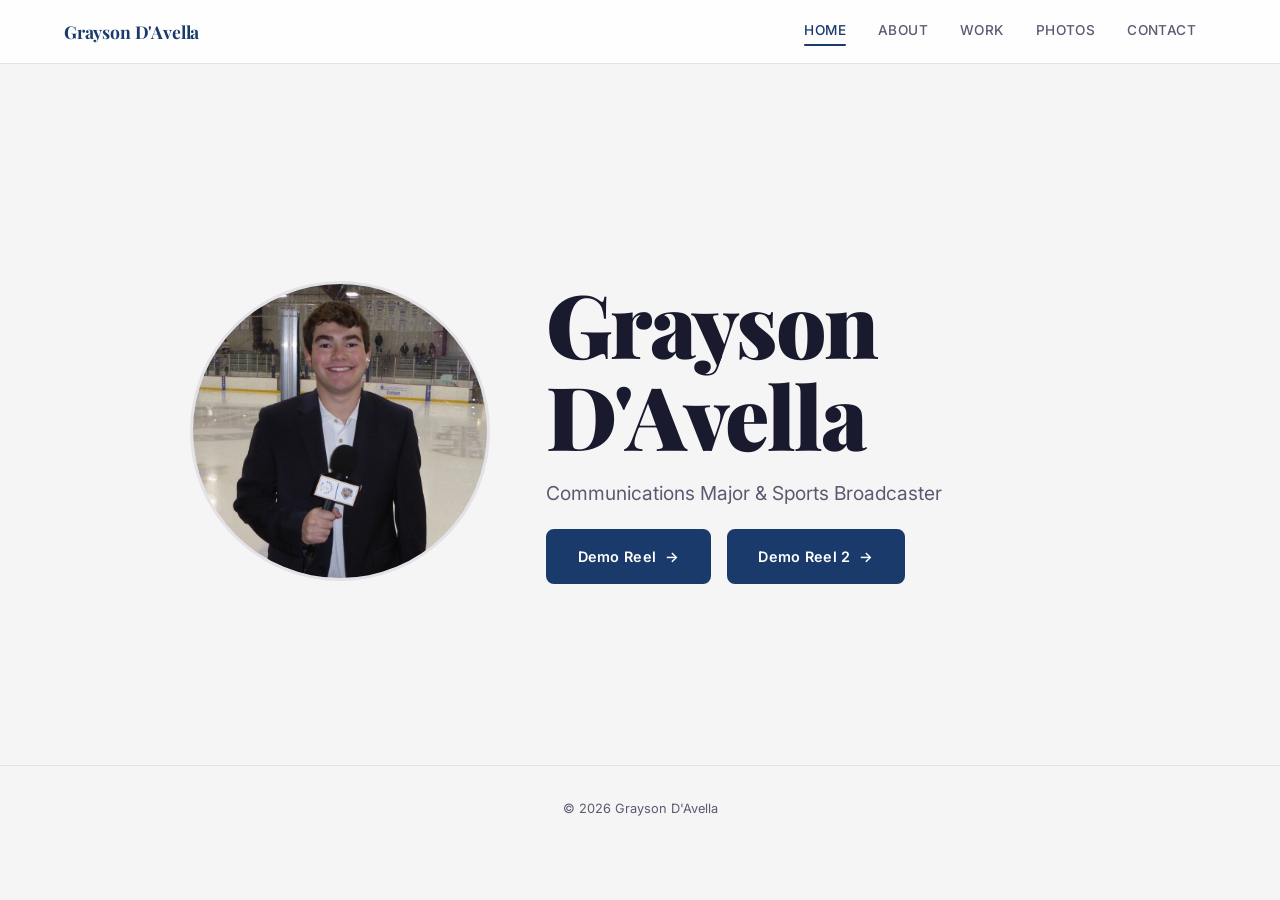
<file: index.html>
<!DOCTYPE html>
<html lang="en">
<head>
  <meta charset="UTF-8">
  <meta name="viewport" content="width=device-width, initial-scale=1.0">
  <title>Grayson D'Avella — Sports Broadcaster</title>
  <link rel="preconnect" href="https://fonts.googleapis.com">
  <link rel="preconnect" href="https://fonts.gstatic.com" crossorigin>
  <link href="https://fonts.googleapis.com/css2?family=Playfair+Display:wght@700;900&family=Inter:wght@400;500;600&display=swap" rel="stylesheet">
  <link rel="stylesheet" href="styles.css">
  <script>document.documentElement.classList.add('js');</script>
</head>
<body>

  <header id="site-header">
    <a href="index.html" class="header-name">Grayson D'Avella</a>
    <button class="nav-toggle" aria-expanded="false" aria-controls="site-nav" aria-label="Toggle navigation">
      <span></span>
      <span></span>
      <span></span>
    </button>
    <nav id="site-nav" aria-label="Main navigation">
      <a href="index.html">Home</a>
      <a href="about.html">About</a>
      <a href="work.html">Work</a>
      <a href="photos.html">Photos</a>
      <a href="contact.html">Contact</a>
    </nav>
  </header>

  <main>
    <section id="hero">
      <div class="hero-inner">
        <div class="hero-photo">
          <img src="photo.jpg" alt="Grayson D'Avella"
               onerror="this.style.display='none';this.nextElementSibling.style.display='flex'">
          <div class="photo-placeholder" style="display:none">GD</div>
        </div>
        <div class="hero-text">
          <h1 class="hero-name">Grayson D'Avella</h1>
          <p class="hero-sub">Communications Major &amp; Sports Broadcaster</p>
          <div class="hero-links">
            <a href="#" class="hero-link hero-link--reel" target="_blank" rel="noopener noreferrer">
              <span class="link-label">Demo Reel</span>
              <span class="link-arrow" aria-hidden="true">→</span>
            </a>
            <a href="#" class="hero-link hero-link--reel" target="_blank" rel="noopener noreferrer">
              <span class="link-label">Demo Reel 2</span>
              <span class="link-arrow" aria-hidden="true">→</span>
            </a>
          </div>
        </div>
      </div>
    </section>
  </main>

  <footer>
    <p>&copy; 2026 Grayson D'Avella</p>
  </footer>

  <script src="script.js"></script>
</body>
</html>
</file>
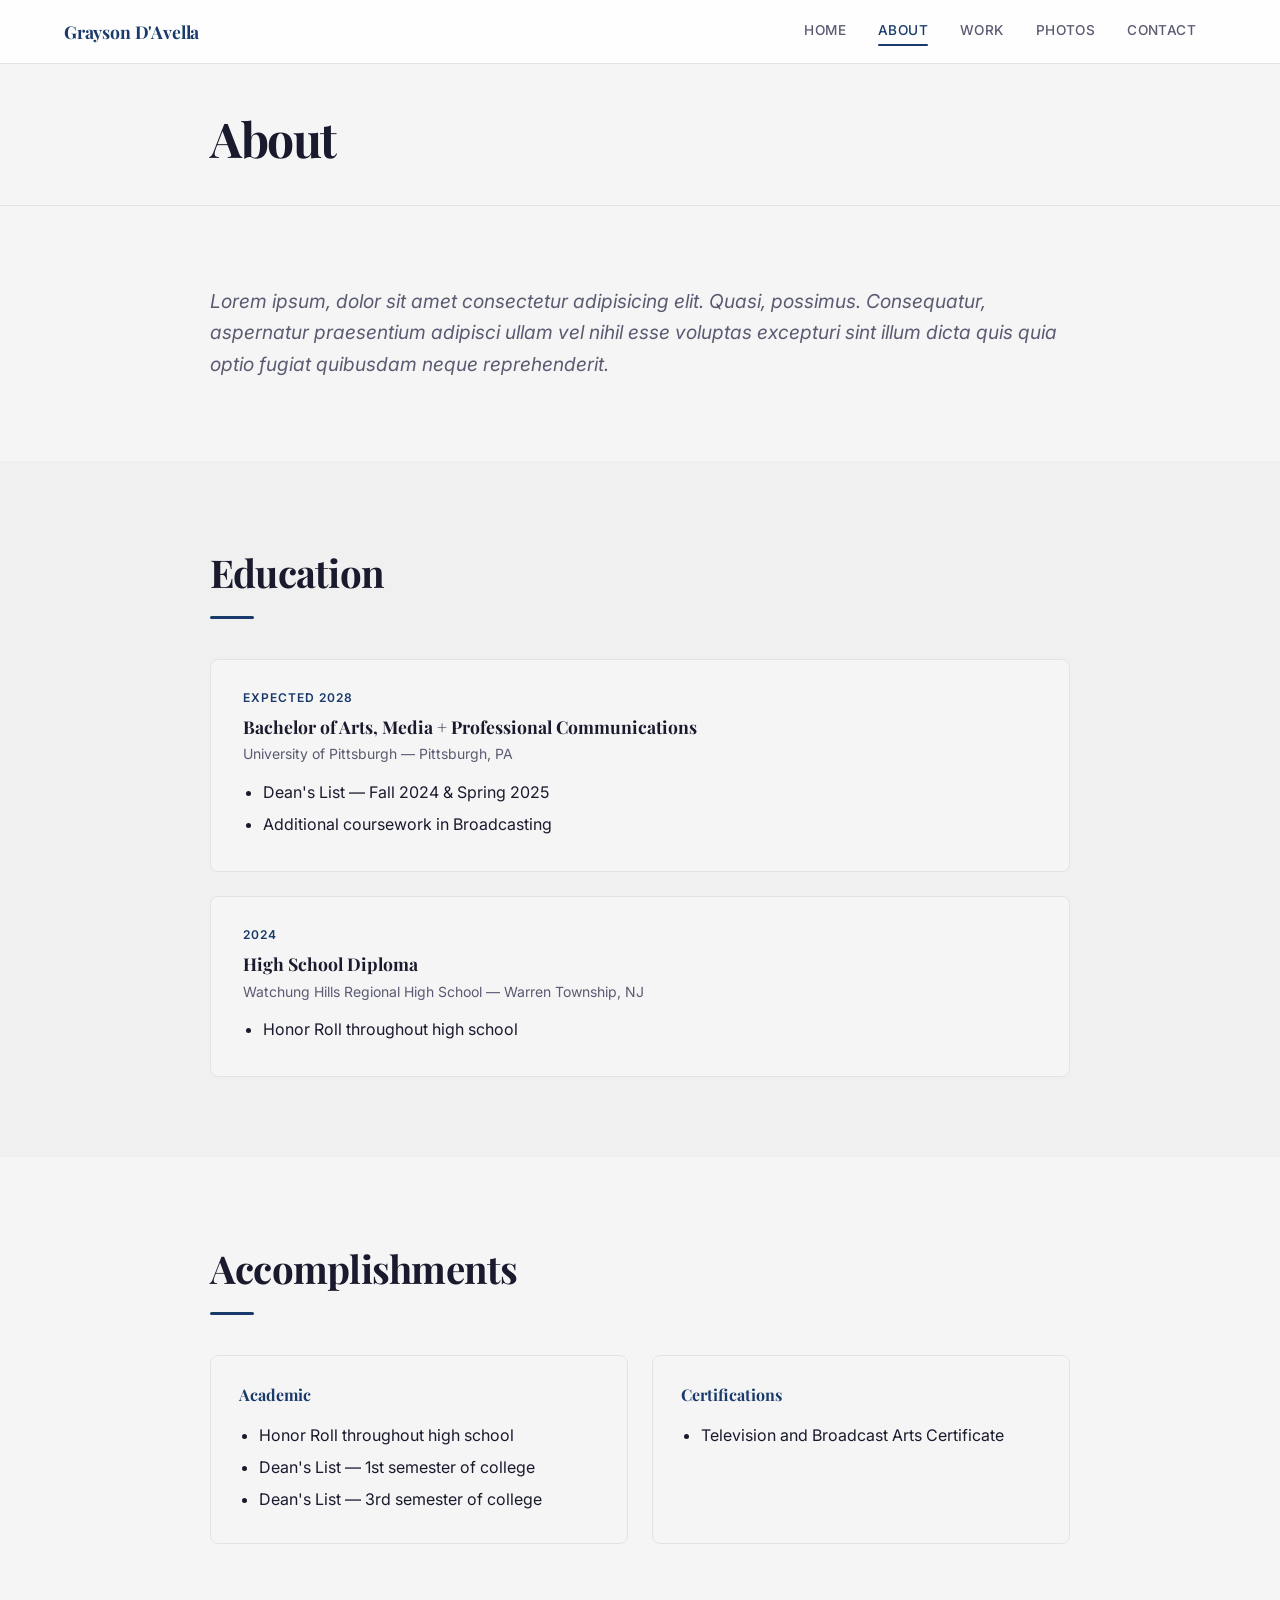
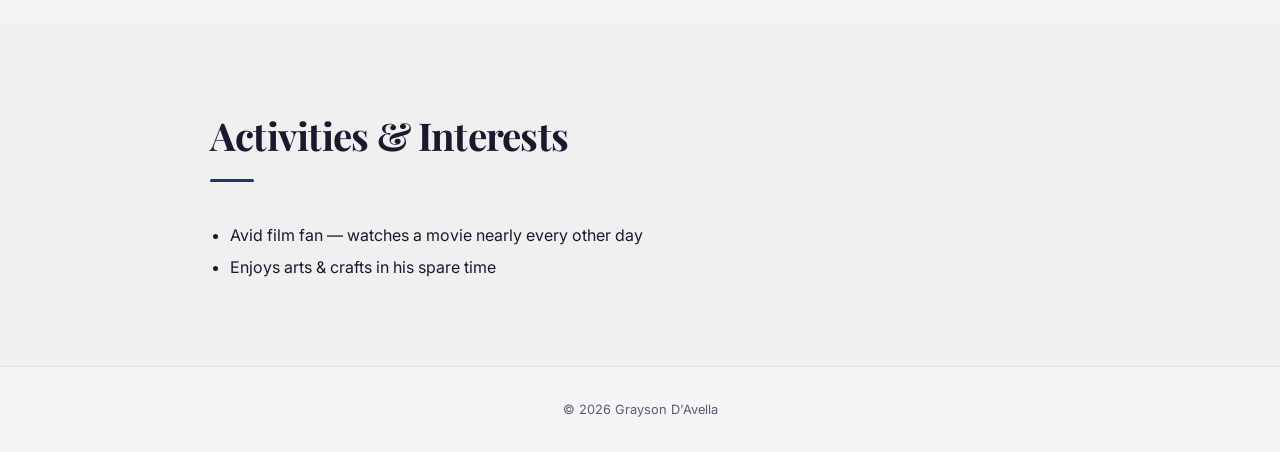
<file: about.html>
<!DOCTYPE html>
<html lang="en">
<head>
  <meta charset="UTF-8">
  <meta name="viewport" content="width=device-width, initial-scale=1.0">
  <title>About — Grayson D'Avella</title>
  <link rel="preconnect" href="https://fonts.googleapis.com">
  <link rel="preconnect" href="https://fonts.gstatic.com" crossorigin>
  <link href="https://fonts.googleapis.com/css2?family=Playfair+Display:wght@700;900&family=Inter:wght@400;500;600&display=swap" rel="stylesheet">
  <link rel="stylesheet" href="styles.css">
  <script>document.documentElement.classList.add('js');</script>
</head>
<body>

  <header id="site-header">
    <a href="index.html" class="header-name">Grayson D'Avella</a>
    <button class="nav-toggle" aria-expanded="false" aria-controls="site-nav" aria-label="Toggle navigation">
      <span></span>
      <span></span>
      <span></span>
    </button>
    <nav id="site-nav" aria-label="Main navigation">
      <a href="index.html">Home</a>
      <a href="about.html">About</a>
      <a href="work.html">Work</a>
      <a href="photos.html">Photos</a>
      <a href="contact.html">Contact</a>
    </nav>
  </header>

  <main>

    <div class="page-hero">
      <div class="container">
        <h1 class="page-title">About</h1>
      </div>
    </div>

    <section class="section">
      <div class="container">
        <p class="bio">Lorem ipsum, dolor sit amet consectetur adipisicing elit. Quasi, possimus. Consequatur, aspernatur praesentium adipisci ullam vel nihil esse voluptas excepturi sint illum dicta quis quia optio fugiat quibusdam neque reprehenderit.</p>
      </div>
    </section>

    <!-- Education -->
    <section class="section section-alt">
      <div class="container">
        <h2 class="section-title">Education</h2>
        <div class="edu-grid">

          <article class="edu-item">
            <div class="edu-year">Expected 2028</div>
            <h3 class="edu-degree">Bachelor of Arts, Media + Professional Communications</h3>
            <p class="edu-school">University of Pittsburgh — Pittsburgh, PA</p>
            <ul>
              <li>Dean's List — Fall 2024 &amp; Spring 2025</li>
              <li>Additional coursework in Broadcasting</li>
            </ul>
          </article>

          <article class="edu-item">
            <div class="edu-year">2024</div>
            <h3 class="edu-degree">High School Diploma</h3>
            <p class="edu-school">Watchung Hills Regional High School — Warren Township, NJ</p>
            <ul>
              <li>Honor Roll throughout high school</li>
            </ul>
          </article>

        </div>
      </div>
    </section>

    <!-- Accomplishments -->
    <section class="section">
      <div class="container">
        <h2 class="section-title">Accomplishments</h2>
        <div class="accomplishments-grid">

          <div class="accomplishments-block">
            <h3 class="block-title">Academic</h3>
            <ul>
              <li>Honor Roll throughout high school</li>
              <li>Dean's List — 1st semester of college</li>
              <li>Dean's List — 3rd semester of college</li>
            </ul>
          </div>

          <div class="accomplishments-block">
            <h3 class="block-title">Certifications</h3>
            <ul>
              <li>Television and Broadcast Arts Certificate</li>
            </ul>
          </div>

        </div>
      </div>
    </section>

    <!-- Activities & Interests -->
    <section class="section section-alt">
      <div class="container">
        <h2 class="section-title">Activities &amp; Interests</h2>
        <ul>
          <li>Avid film fan — watches a movie nearly every other day</li>
          <li>Enjoys arts &amp; crafts in his spare time</li>
        </ul>
      </div>
    </section>

  </main>

  <footer>
    <p>&copy; 2026 Grayson D'Avella</p>
  </footer>

  <script src="script.js"></script>
</body>
</html>
</file>
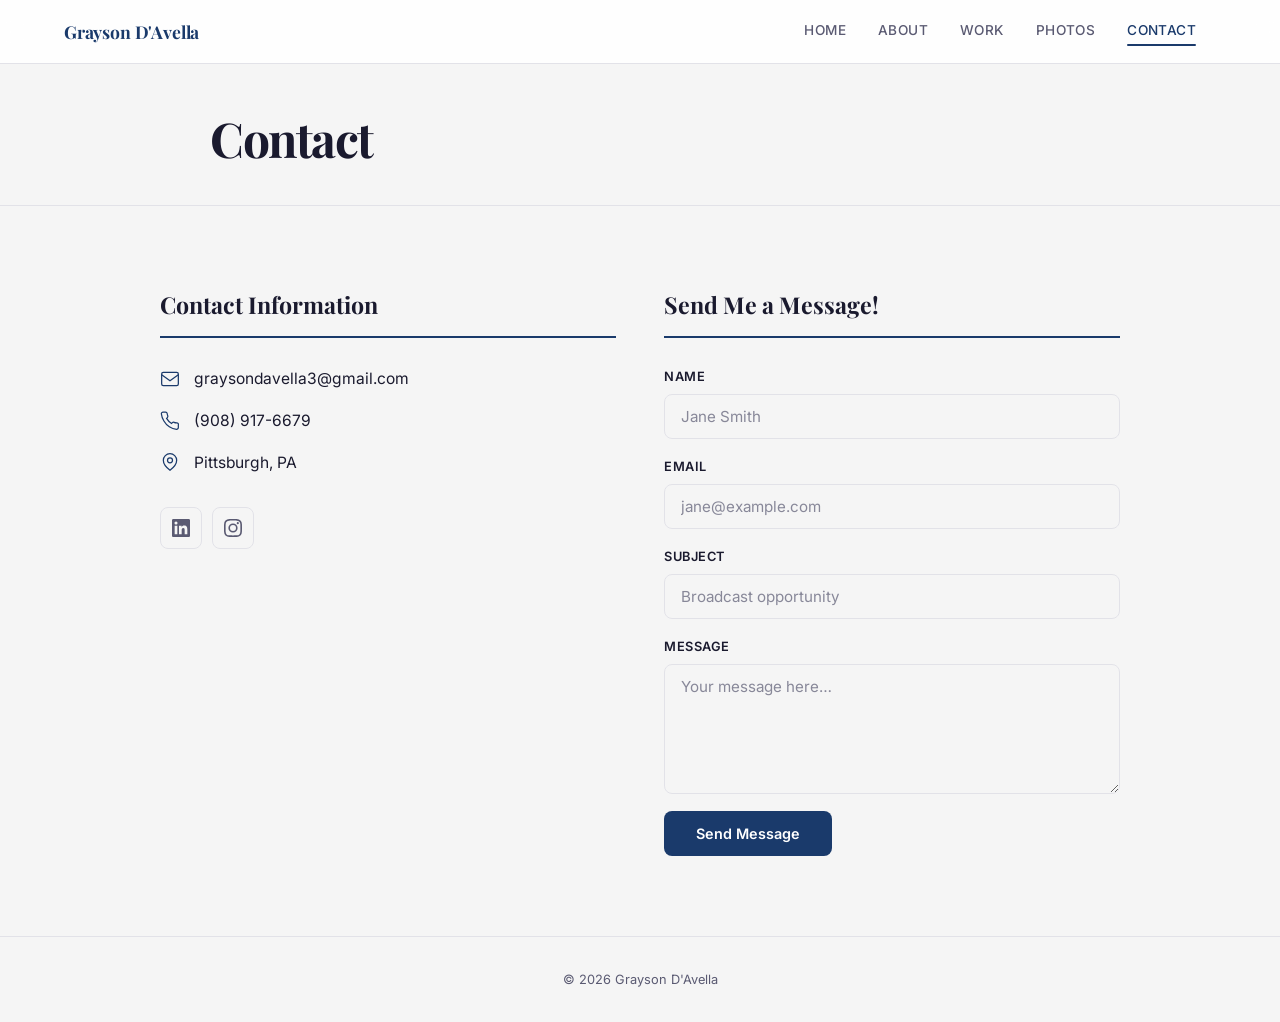
<file: contact.html>
<!DOCTYPE html>
<html lang="en">
<head>
  <meta charset="UTF-8">
  <meta name="viewport" content="width=device-width, initial-scale=1.0">
  <title>Contact — Grayson D'Avella</title>
  <link rel="preconnect" href="https://fonts.googleapis.com">
  <link rel="preconnect" href="https://fonts.gstatic.com" crossorigin>
  <link href="https://fonts.googleapis.com/css2?family=Playfair+Display:wght@700;900&family=Inter:wght@400;500;600&display=swap" rel="stylesheet">
  <link rel="stylesheet" href="styles.css">
  <script>document.documentElement.classList.add('js');</script>
</head>
<body>

  <header id="site-header">
    <a href="index.html" class="header-name">Grayson D'Avella</a>
    <button class="nav-toggle" aria-expanded="false" aria-controls="site-nav" aria-label="Toggle navigation">
      <span></span>
      <span></span>
      <span></span>
    </button>
    <nav id="site-nav" aria-label="Main navigation">
      <a href="index.html">Home</a>
      <a href="about.html">About</a>
      <a href="work.html">Work</a>
      <a href="photos.html">Photos</a>
      <a href="contact.html">Contact</a>
    </nav>
  </header>

  <main>

    <div class="page-hero">
      <div class="container">
        <h1 class="page-title">Contact</h1>
      </div>
    </div>

    <section class="section">
      <div class="container contact-container">

        <!-- Left pane: contact info -->
        <div class="contact-info-pane">
          <h2 class="contact-pane-title">Contact Information</h2>

          <div class="contact-detail">
            <svg viewBox="0 0 24 24" fill="none" stroke="currentColor" stroke-width="1.5"
                 width="20" height="20" aria-hidden="true">
              <rect x="2" y="4" width="20" height="16" rx="2"/>
              <path d="m2 7 10 7 10-7"/>
            </svg>
            <a href="mailto:graysondavella3@gmail.com">graysondavella3@gmail.com</a>
          </div>

          <div class="contact-detail">
            <svg viewBox="0 0 24 24" fill="none" stroke="currentColor" stroke-width="1.5"
                 width="20" height="20" aria-hidden="true">
              <path d="M22 16.92v3a2 2 0 0 1-2.18 2 19.79 19.79 0 0 1-8.63-3.07A19.5 19.5 0 0 1 4.69 12a19.79 19.79 0 0 1-3.07-8.67A2 2 0 0 1 3.6 1.27h3a2 2 0 0 1 2 1.72c.127.96.361 1.903.7 2.81a2 2 0 0 1-.45 2.11L7.91 8.91a16 16 0 0 0 6 6l.91-.91a2 2 0 0 1 2.11-.45c.907.339 1.85.573 2.81.7A2 2 0 0 1 22 16.92z"/>
            </svg>
            <a href="tel:+19089176679">(908) 917-6679</a>
          </div>

          <div class="contact-detail">
            <svg viewBox="0 0 24 24" fill="none" stroke="currentColor" stroke-width="1.5"
                 width="20" height="20" aria-hidden="true">
              <path d="M20 10c0 6-8 12-8 12S4 16 4 10a8 8 0 1 1 16 0z"/>
              <circle cx="12" cy="10" r="3"/>
            </svg>
            Pittsburgh, PA
          </div>

          <div class="contact-socials">
            <a href="https://www.linkedin.com/in/grayson-d-avella-702370331/"
               class="social-icon-link" target="_blank" rel="noopener noreferrer" aria-label="LinkedIn">
              <svg viewBox="0 0 24 24" fill="currentColor" width="18" height="18" aria-hidden="true">
                <path d="M20.447 20.452h-3.554v-5.569c0-1.328-.027-3.037-1.852-3.037-1.853 0-2.136
                1.445-2.136 2.939v5.667H9.351V9h3.414v1.561h.046c.477-.9 1.637-1.85 3.37-1.85
                3.601 0 4.267 2.37 4.267 5.455v6.286zM5.337 7.433a2.062 2.062 0 0 1-2.063-2.065
                2.064 2.064 0 1 1 2.063 2.065zm1.782 13.019H3.555V9h3.564v11.452zM22.225
                0H1.771C.792 0 0 .774 0 1.729v20.542C0 23.227.792 24 1.771 24h20.451C23.2 24 24
                23.227 24 22.271V1.729C24 .774 23.2 0 22.222 0h.003z"/>
              </svg>
            </a>

            <a href="https://www.instagram.com/graysonsmedia/"
               class="social-icon-link" target="_blank" rel="noopener noreferrer" aria-label="Instagram">
              <svg viewBox="0 0 24 24" fill="currentColor" width="18" height="18" aria-hidden="true">
                <path d="M12 2.163c3.204 0 3.584.012 4.85.07 3.252.148 4.771 1.691 4.919
                4.919.058 1.265.069 1.645.069 4.849 0 3.205-.012 3.584-.069 4.849-.149
                3.225-1.664 4.771-4.919 4.919-1.266.058-1.644.07-4.85.07-3.204 0-3.584-.012
                -4.849-.07-3.26-.149-4.771-1.699-4.919-4.92-.058-1.265-.07-1.644-.07-4.849
                0-3.204.013-3.583.07-4.849.149-3.227 1.664-4.771 4.919-4.919 1.266-.057
                1.645-.069 4.849-.069zM12 0C8.741 0 8.333.014 7.053.072 2.695.272.273
                2.69.073 7.052.014 8.333 0 8.741 0 12c0 3.259.014 3.668.072 4.948.2 4.358
                2.618 6.78 6.98 6.98C8.333 23.986 8.741 24 12 24c3.259 0 3.668-.014
                4.948-.072 4.354-.2 6.782-2.618 6.979-6.98.059-1.28.073-1.689.073-4.948
                0-3.259-.014-3.667-.072-4.947-.196-4.354-2.617-6.78-6.979-6.98C15.668.014
                15.259 0 12 0zm0 5.838a6.162 6.162 0 1 0 0 12.324 6.162 6.162 0 0 0
                0-12.324zM12 16a4 4 0 1 1 0-8 4 4 0 0 1 0 8zm6.406-11.845a1.44 1.44 0 1 0
                0 2.881 1.44 1.44 0 0 0 0-2.881z"/>
              </svg>
            </a>

          </div>
        </div>

        <!-- Right pane: message form -->
        <div class="contact-form-pane">
          <h2 class="contact-pane-title">Send Me a Message!</h2>
          <!-- Replace action URL with your form endpoint (e.g. Formspree) -->
          <form class="contact-form" action="#" method="POST">
            <div class="form-group">
              <label for="contact-name">Name</label>
              <input type="text" id="contact-name" name="name" placeholder="Jane Smith" required>
            </div>
            <div class="form-group">
              <label for="contact-email">Email</label>
              <input type="email" id="contact-email" name="email" placeholder="jane@example.com" required>
            </div>
            <div class="form-group">
              <label for="contact-subject">Subject</label>
              <input type="text" id="contact-subject" name="subject" placeholder="Broadcast opportunity">
            </div>
            <div class="form-group">
              <label for="contact-message">Message</label>
              <textarea id="contact-message" name="message" placeholder="Your message here…" required></textarea>
            </div>
            <button type="submit" class="form-submit">Send Message</button>
          </form>
        </div>

      </div>
    </section>

  </main>

  <footer>
    <p>&copy; 2026 Grayson D'Avella</p>
  </footer>

  <script src="script.js"></script>
</body>
</html>
</file>
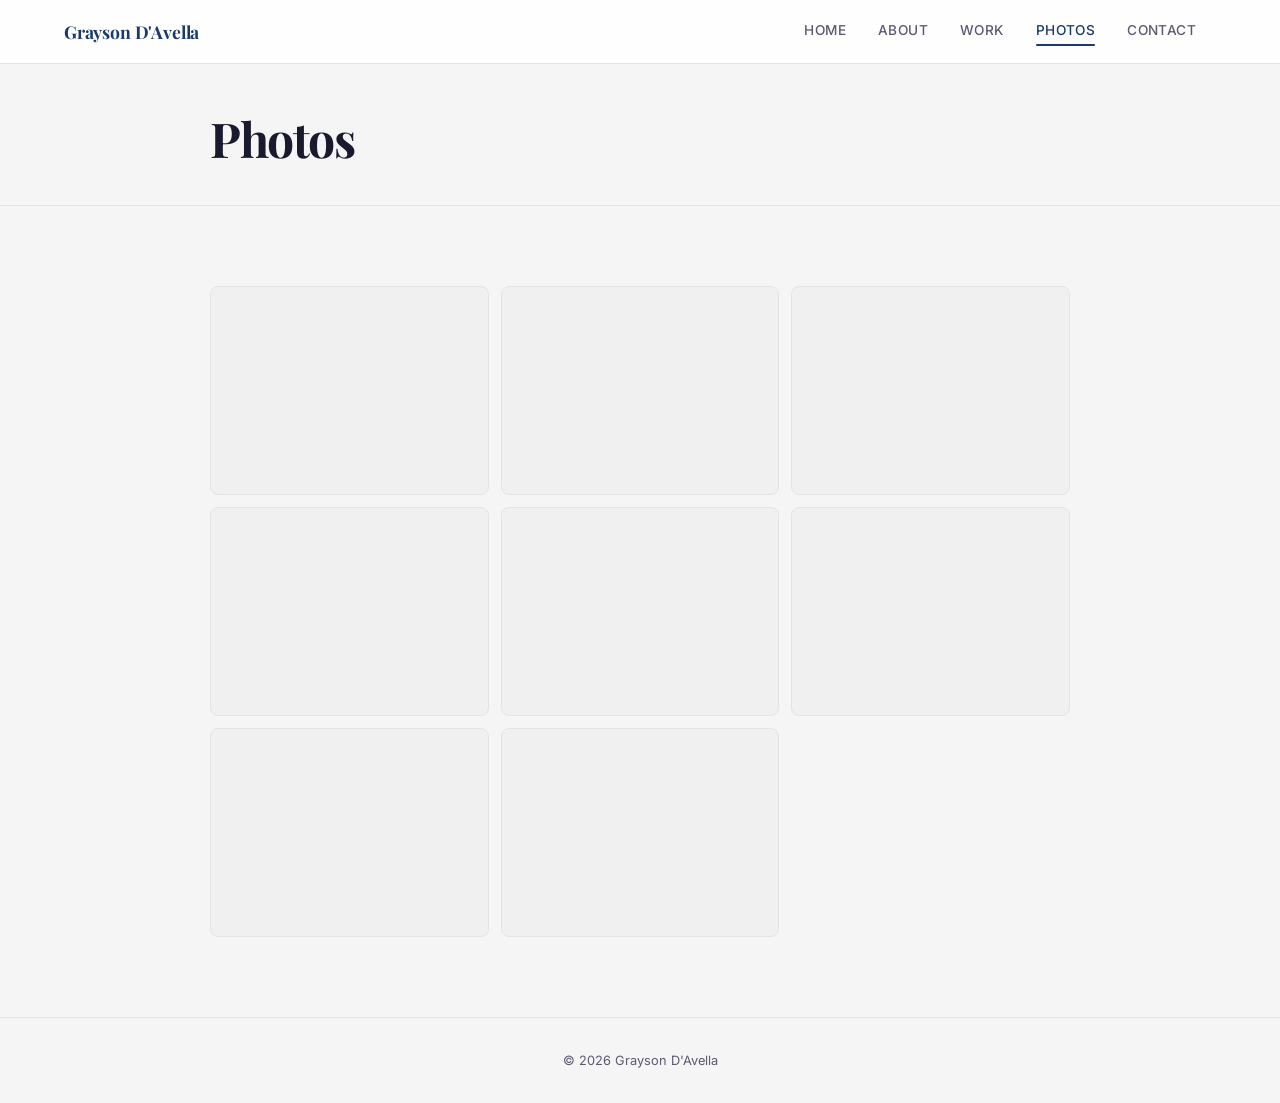
<file: photos.html>
<!DOCTYPE html>
<html lang="en">
<head>
  <meta charset="UTF-8">
  <meta name="viewport" content="width=device-width, initial-scale=1.0">
  <title>Photos — Grayson D'Avella</title>
  <link rel="preconnect" href="https://fonts.googleapis.com">
  <link rel="preconnect" href="https://fonts.gstatic.com" crossorigin>
  <link href="https://fonts.googleapis.com/css2?family=Playfair+Display:wght@700;900&family=Inter:wght@400;500;600&display=swap" rel="stylesheet">
  <link rel="stylesheet" href="styles.css">
  <script>document.documentElement.classList.add('js');</script>
</head>
<body>

  <header id="site-header">
    <a href="index.html" class="header-name">Grayson D'Avella</a>
    <button class="nav-toggle" aria-expanded="false" aria-controls="site-nav" aria-label="Toggle navigation">
      <span></span>
      <span></span>
      <span></span>
    </button>
    <nav id="site-nav" aria-label="Main navigation">
      <a href="index.html">Home</a>
      <a href="about.html">About</a>
      <a href="work.html">Work</a>
      <a href="photos.html">Photos</a>
      <a href="contact.html">Contact</a>
    </nav>
  </header>

  <main>

    <div class="page-hero">
      <div class="container">
        <h1 class="page-title">Photos</h1>
      </div>
    </div>

    <section class="section">
      <div class="container">
        <div class="photo-grid">
          <div class="photo-item"></div>
          <div class="photo-item"></div>
          <div class="photo-item"></div>
          <div class="photo-item"></div>
          <div class="photo-item"></div>
          <div class="photo-item"></div>
          <div class="photo-item"></div>
          <div class="photo-item"></div>
        </div>
      </div>
    </section>

  </main>

  <footer>
    <p>&copy; 2026 Grayson D'Avella</p>
  </footer>

  <script src="script.js"></script>
</body>
</html>
</file>
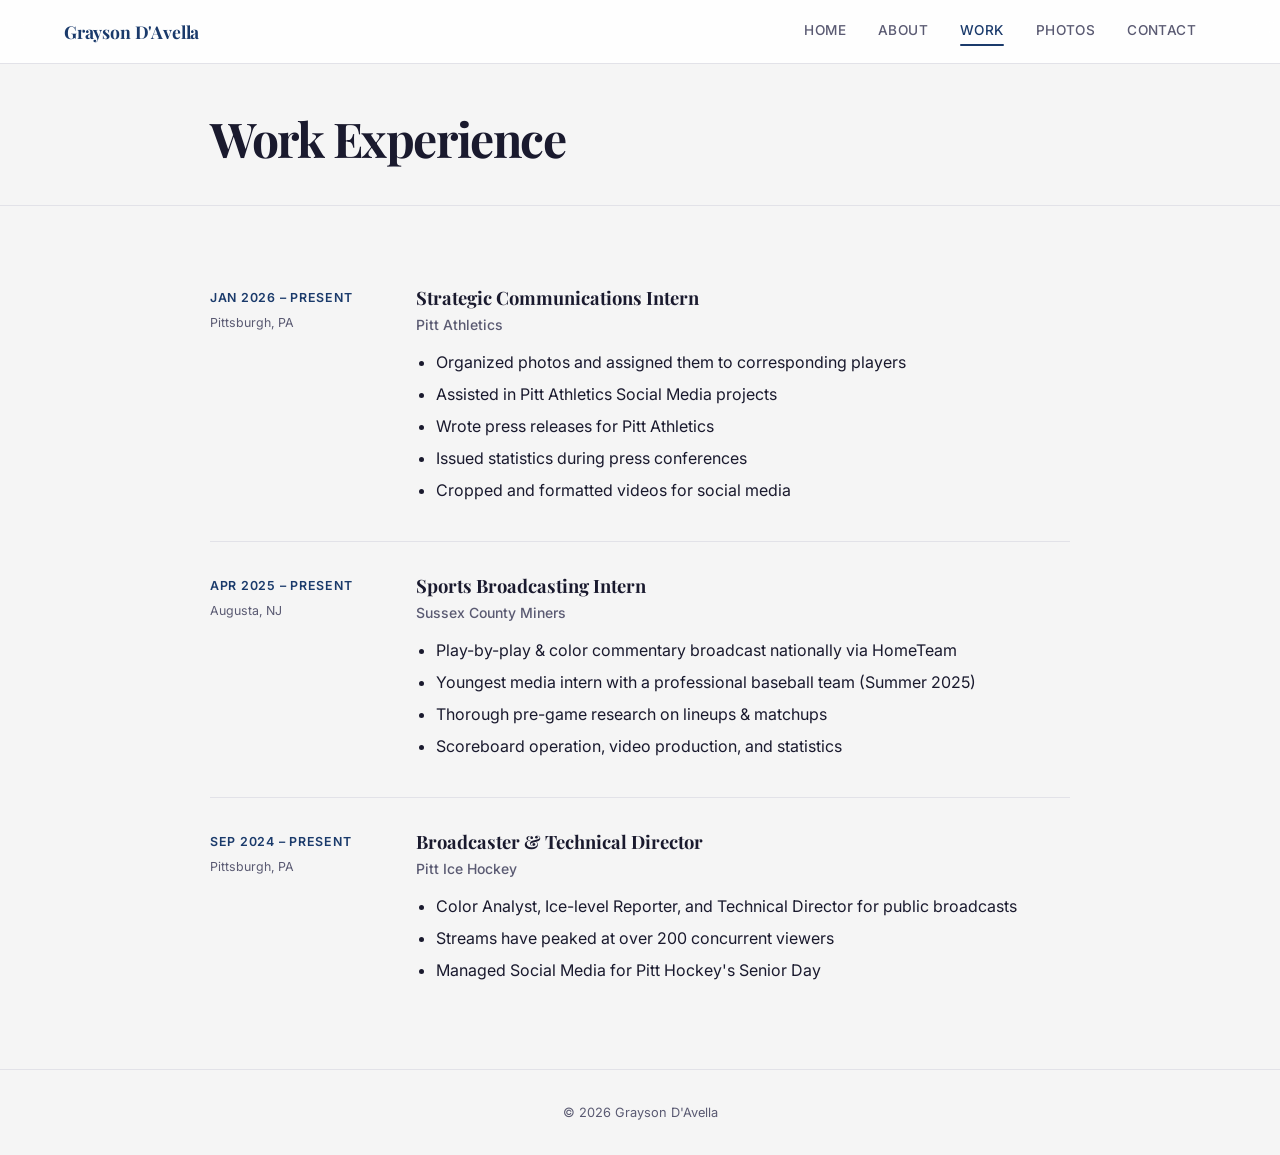
<file: work.html>
<!DOCTYPE html>
<html lang="en">
<head>
  <meta charset="UTF-8">
  <meta name="viewport" content="width=device-width, initial-scale=1.0">
  <title>Work — Grayson D'Avella</title>
  <link rel="preconnect" href="https://fonts.googleapis.com">
  <link rel="preconnect" href="https://fonts.gstatic.com" crossorigin>
  <link href="https://fonts.googleapis.com/css2?family=Playfair+Display:wght@700;900&family=Inter:wght@400;500;600&display=swap" rel="stylesheet">
  <link rel="stylesheet" href="styles.css">
  <script>document.documentElement.classList.add('js');</script>
</head>
<body>

  <header id="site-header">
    <a href="index.html" class="header-name">Grayson D'Avella</a>
    <button class="nav-toggle" aria-expanded="false" aria-controls="site-nav" aria-label="Toggle navigation">
      <span></span>
      <span></span>
      <span></span>
    </button>
    <nav id="site-nav" aria-label="Main navigation">
      <a href="index.html">Home</a>
      <a href="about.html">About</a>
      <a href="work.html">Work</a>
      <a href="photos.html">Photos</a>
      <a href="contact.html">Contact</a>
    </nav>
  </header>

  <main>

    <div class="page-hero">
      <div class="container">
        <h1 class="page-title">Work Experience</h1>
      </div>
    </div>

    <section class="section">
      <div class="container">
        <div class="timeline">

          <article class="timeline-item">
            <div class="timeline-meta">
              <span class="timeline-date">Jan 2026 – Present</span>
              <span class="timeline-location">Pittsburgh, PA</span>
            </div>
            <div class="timeline-content">
              <h3 class="timeline-role">Strategic Communications Intern</h3>
              <p class="timeline-org">Pitt Athletics</p>
              <ul>
                <li>Organized photos and assigned them to corresponding players</li>
                <li>Assisted in Pitt Athletics Social Media projects</li>
                <li>Wrote press releases for Pitt Athletics</li>
                <li>Issued statistics during press conferences</li>
                <li>Cropped and formatted videos for social media</li>
              </ul>
            </div>
          </article>

          <article class="timeline-item">
            <div class="timeline-meta">
              <span class="timeline-date">Apr 2025 – Present</span>
              <span class="timeline-location">Augusta, NJ</span>
            </div>
            <div class="timeline-content">
              <h3 class="timeline-role">Sports Broadcasting Intern</h3>
              <p class="timeline-org">Sussex County Miners</p>
              <ul>
                <li>Play-by-play &amp; color commentary broadcast nationally via HomeTeam</li>
                <li>Youngest media intern with a professional baseball team (Summer 2025)</li>
                <li>Thorough pre-game research on lineups &amp; matchups</li>
                <li>Scoreboard operation, video production, and statistics</li>
              </ul>
            </div>
          </article>

          <article class="timeline-item">
            <div class="timeline-meta">
              <span class="timeline-date">Sep 2024 – Present</span>
              <span class="timeline-location">Pittsburgh, PA</span>
            </div>
            <div class="timeline-content">
              <h3 class="timeline-role">Broadcaster &amp; Technical Director</h3>
              <p class="timeline-org">Pitt Ice Hockey</p>
              <ul>
                <li>Color Analyst, Ice-level Reporter, and Technical Director for public broadcasts</li>
                <li>Streams have peaked at over 200 concurrent viewers</li>
                <li>Managed Social Media for Pitt Hockey's Senior Day</li>
              </ul>
            </div>
          </article>

        </div>
      </div>
    </section>

  </main>

  <footer>
    <p>&copy; 2026 Grayson D'Avella</p>
  </footer>

  <script src="script.js"></script>
</body>
</html>
</file>
<file: styles.css>
/* ── Reset & base ── */
*, *::before, *::after {
  box-sizing: border-box;
  margin: 0;
  padding: 0;
}

:root {
  --accent:       #1a3a6b;
  --accent-light: #2c5499;
  --text:         #1a1a2e;
  --text-muted:   #5a5a72;
  --bg:           #f5f5f5;
  --bg-alt:       #f0f0f0;
  --border:       #e2e2e8;
  --radius:       8px;
  --font-serif:   'Playfair Display', Georgia, 'Times New Roman', serif;
  --font-sans:    'Inter', -apple-system, BlinkMacSystemFont, 'Segoe UI', sans-serif;
  --header-h:     64px;
}

html {
  scroll-behavior: smooth;
}

html.js {
  scroll-padding-top: var(--header-h);
}

/* ── Page transitions ── */
@keyframes page-in {
  from { opacity: 0; }
  to   { opacity: 1; }
}

@keyframes page-out {
  to { opacity: 0; }
}

body {
  font-family: var(--font-sans);
  color: var(--text);
  background: var(--bg);
  line-height: 1.65;
  -webkit-font-smoothing: antialiased;
}

main, footer {
  animation: page-in 0.3s ease both;
}

body.is-leaving main,
body.is-leaving footer {
  animation: page-out 0.25s ease both;
}

a {
  color: inherit;
  text-decoration: none;
}

ul {
  padding-left: 1.25rem;
}

li {
  margin-bottom: 0.35rem;
}

/* ── Sticky Header ── */
#site-header {
  position: sticky;
  top: 0;
  background: rgba(255, 255, 255, 0.9);
  backdrop-filter: blur(14px);
  -webkit-backdrop-filter: blur(14px);
  border-bottom: 1px solid var(--border);
  display: flex;
  align-items: center;
  justify-content: space-between;
  padding: 0 clamp(1.5rem, 5vw, 4rem);
  z-index: 100;
  transition: box-shadow 0.3s;
}

/* With JS: fixed at a known height so page offsets are predictable */
.js #site-header {
  position: fixed;
  left: 0; right: 0;
  height: var(--header-h);
}

#site-header.scrolled {
  box-shadow: 0 2px 20px rgba(0, 0, 0, 0.07);
}

.header-name {
  font-family: var(--font-serif);
  font-size: 1.1rem;
  font-weight: 700;
  color: var(--accent);
  letter-spacing: -0.01em;
  flex-shrink: 0;
}

/* Hamburger button — hidden on wide screens */
.nav-toggle {
  display: none;
  flex-direction: column;
  justify-content: center;
  gap: 5px;
  width: 36px;
  height: 36px;
  padding: 4px;
  background: none;
  border: none;
  cursor: pointer;
  flex-shrink: 0;
  margin-left: auto;
}

.nav-toggle span {
  display: block;
  height: 2px;
  background: var(--accent);
  border-radius: 2px;
  transition: transform 0.25s ease, opacity 0.2s ease, width 0.25s ease;
  transform-origin: center;
}

/* Animate to X when open */
#site-header.nav-open .nav-toggle span:nth-child(1) {
  transform: translateY(7px) rotate(45deg);
}
#site-header.nav-open .nav-toggle span:nth-child(2) {
  opacity: 0;
  transform: scaleX(0);
}
#site-header.nav-open .nav-toggle span:nth-child(3) {
  transform: translateY(-7px) rotate(-45deg);
}

#site-header nav {
  display: flex;
  gap: 2rem;
  flex-wrap: wrap;
  margin: 20px;
  justify-content: center;
  align-items: center;
}

#site-header nav a {
  font-size: 0.85rem;
  font-weight: 500;
  color: var(--text-muted);
  letter-spacing: 0.03em;
  text-transform: uppercase;
  position: relative;
  padding-bottom: 2px;
  transition: color 0.2s;
}

#site-header nav a::after {
  content: '';
  position: absolute;
  bottom: -2px; left: 0; right: 0;
  height: 2px;
  background: var(--accent);
  border-radius: 2px;
  transform: scaleX(0);
  transform-origin: left;
  transition: transform 0.25s ease;
}

#site-header nav a:hover,
#site-header nav a.active {
  color: var(--accent);
}

#site-header nav a:hover::after,
#site-header nav a.active::after {
  transform: scaleX(1);
}

/* ── Page hero (title area for non-home pages) ── */
.page-hero {
  padding: 2.5rem clamp(1.5rem, 5vw, 4rem) 2.5rem;
  border-bottom: 1px solid var(--border);
}

.js .page-hero {
  padding-top: calc(var(--header-h) + 3rem);
}

.page-title {
  font-family: var(--font-serif);
  font-size: clamp(2rem, 5vw, 3rem);
  font-weight: 700;
  letter-spacing: -0.03em;
  line-height: 1.1;
}

/* Bio */
.bio {
  font-size: 1.2rem;
  color: var(--text-muted);
  font-style: italic;
}

/* Photos grid */
.photo-grid {
  display: grid;
  grid-template-columns: repeat(auto-fill, minmax(240px, 1fr));
  gap: 0.75rem;
}

.photo-item {
  aspect-ratio: 4 / 3;
  background: var(--bg-alt);
  border: 1px solid var(--border);
  border-radius: var(--radius);
  overflow: hidden;
}

.photo-item img {
  width: 100%;
  height: 100%;
  object-fit: cover;
  display: block;
}

/* ── Hero ── */
#hero {
  min-height: 85vh;
  display: flex;
  align-items: center;
  justify-content: center;
  padding: 3rem clamp(1.5rem, 5vw, 4rem) 1rem;
  text-align: center;
}

.js #hero {
  padding-top: calc(var(--header-h) + 3rem);
}

.hero-inner {
  display: flex;
  flex-direction: column;
  align-items: center;
  gap: 1.25rem;
}

.hero-photo {
  width: min(50vh, 50vw);
  height: min(50vh, 50vw);
  border-radius: 50%;
  overflow: hidden;
  border: 3px solid var(--border);
  background: var(--bg-alt);
  margin-bottom: 0.25rem;
}

.hero-photo img {
  width: 100%;
  height: 100%;
  object-fit: cover;
  display: block;
}

.photo-placeholder {
  width: 100%;
  height: 100%;
  display: flex;
  align-items: center;
  justify-content: center;
  font-family: var(--font-serif);
  font-size: 2rem;
  font-weight: 700;
  color: var(--accent);
  background: #dce6f4;
}

.hero-name {
  font-family: var(--font-serif);
  font-size: clamp(2.75rem, 8vw, 5.5rem);
  font-weight: 900;
  line-height: 1.05;
  letter-spacing: -0.03em;
  color: var(--text);
}

.hero-sub {
  font-size: clamp(1rem, 2.5vw, 1.2rem);
  color: var(--text-muted);
  font-weight: 400;
  max-width: 44ch;
  line-height: 1.5;
}

.hero-links {
  display: flex;
  gap: 1rem;
  margin-top: 0.75rem;
  flex-wrap: wrap;
  justify-content: center;
}

.hero-link {
  display: inline-flex;
  align-items: center;
  gap: 0.55rem;
  padding: 0.85rem 1.85rem;
  border: 2px solid var(--accent);
  border-radius: var(--radius);
  font-family: var(--font-sans);
  font-weight: 600;
  font-size: 0.9rem;
  color: var(--accent);
  letter-spacing: 0.02em;
  transition: background 0.2s, color 0.2s, transform 0.15s, box-shadow 0.2s;
}

.hero-link:hover {
  background: var(--accent);
  color: #fff;
  transform: translateY(-2px);
  box-shadow: 0 6px 20px rgba(26, 58, 107, 0.25);
}

.hero-link--reel {
  background: var(--accent);
  color: #fff;
}

.hero-link--reel:hover {
  background: var(--accent-light);
  border-color: var(--accent-light);
}

.link-arrow {
  transition: transform 0.2s;
  display: inline-block;
}

.hero-link:hover .link-arrow {
  transform: translateX(3px);
}

/* ── Section base ── */
.section {
  padding: 5rem clamp(1.5rem, 5vw, 4rem);
}

.section-alt {
  background: var(--bg-alt);
  padding: 5rem clamp(1.5rem, 5vw, 4rem);
}

.container {
  max-width: 860px;
  margin: 0 auto;
}

.section-title {
  font-family: var(--font-serif);
  font-size: clamp(1.7rem, 4vw, 2.4rem);
  font-weight: 700;
  letter-spacing: -0.02em;
  color: var(--text);
  margin-bottom: 2.5rem;
  position: relative;
  padding-bottom: 0.9rem;
}

.section-title::after {
  content: '';
  position: absolute;
  bottom: 0; left: 0;
  width: 2.75rem;
  height: 3px;
  background: var(--accent);
  border-radius: 2px;
}

/* ── Summary ── */
#summary {
  padding: 3.5rem clamp(1.5rem, 5vw, 4rem);
  border-bottom: 1px solid var(--border);
}

.summary-text {
  max-width: 68ch;
  margin: 0 auto;
  font-size: 1.075rem;
  line-height: 1.85;
  color: var(--text-muted);
  text-align: center;
  font-style: italic;
}

/* ── Timeline (Experience) ── */
.timeline {
  display: flex;
  flex-direction: column;
  gap: 0;
}

.timeline-item {
  display: grid;
  grid-template-columns: 170px 1fr;
  gap: 0 2.25rem;
  padding: 2rem 0;
  border-bottom: 1px solid var(--border);
}

.timeline-item:first-child {
  padding-top: 0;
}

.timeline-item:last-child {
  border-bottom: none;
  padding-bottom: 0;
}

.timeline-meta {
  display: flex;
  flex-direction: column;
  gap: 0.3rem;
  padding-top: 0.15rem;
}

.timeline-date {
  font-size: 0.775rem;
  font-weight: 600;
  color: var(--accent);
  text-transform: uppercase;
  letter-spacing: 0.06em;
}

.timeline-location {
  font-size: 0.775rem;
  color: var(--text-muted);
}

.timeline-role {
  font-family: var(--font-serif);
  font-size: 1.15rem;
  font-weight: 700;
  margin-bottom: 0.2rem;
  line-height: 1.3;
}

.timeline-org {
  font-size: 0.875rem;
  color: var(--text-muted);
  font-weight: 500;
  margin-bottom: 0.8rem;
}

/* ── Education ── */
.edu-grid {
  display: flex;
  flex-direction: column;
  gap: 1.5rem;
}

.edu-item {
  padding: 1.75rem 2rem;
  border: 1px solid var(--border);
  border-radius: var(--radius);
  background: var(--bg);
  transition: box-shadow 0.2s;
}

.edu-item:hover {
  box-shadow: 0 4px 20px rgba(0, 0, 0, 0.06);
}

.edu-year {
  font-size: 0.75rem;
  font-weight: 600;
  color: var(--accent);
  text-transform: uppercase;
  letter-spacing: 0.08em;
  margin-bottom: 0.45rem;
}

.edu-degree {
  font-family: var(--font-serif);
  font-size: 1.1rem;
  font-weight: 700;
  margin-bottom: 0.25rem;
  line-height: 1.35;
}

.edu-school {
  font-size: 0.875rem;
  color: var(--text-muted);
  margin-bottom: 0.85rem;
}

/* ── Accomplishments ── */
.accomplishments-grid {
  display: grid;
  grid-template-columns: repeat(auto-fit, minmax(220px, 1fr));
  gap: 1.5rem;
}

.accomplishments-block {
  padding: 1.6rem 1.75rem;
  border-radius: var(--radius);
  background: var(--bg);
  border: 1px solid var(--border);
  transition: box-shadow 0.2s;
}

.accomplishments-block:hover {
  box-shadow: 0 4px 20px rgba(0, 0, 0, 0.06);
}

.block-title {
  font-family: var(--font-serif);
  font-size: 1rem;
  font-weight: 700;
  color: var(--accent);
  margin-bottom: 0.85rem;
}

/* ── Contact ── */
.contact-container {
  display: flex;
  flex-direction: column;
  gap: 3rem;
  max-width: 960px;
}

@media (min-width: 700px) {
  .contact-container {
    flex-direction: row;
    align-items: flex-start;
  }

  .contact-info-pane,
  .contact-form-pane {
    flex: 1;
  }
}

.contact-pane-title {
  font-family: var(--font-serif);
  font-size: 1.45rem;
  font-weight: 700;
  margin-bottom: 1.75rem;
  padding-bottom: 0.75rem;
  border-bottom: 2px solid var(--accent);
}

.contact-detail {
  display: flex;
  align-items: center;
  gap: 0.85rem;
  margin-bottom: 1rem;
  font-size: 0.975rem;
  color: var(--text);
}

.contact-detail svg {
  flex-shrink: 0;
  color: var(--accent);
}

.contact-detail a {
  transition: color 0.2s;
}

.contact-detail a:hover {
  color: var(--accent);
}

.contact-socials {
  display: flex;
  gap: 0.65rem;
  margin-top: 2rem;
}

.social-icon-link {
  display: flex;
  align-items: center;
  justify-content: center;
  width: 42px;
  height: 42px;
  border-radius: var(--radius);
  border: 1.5px solid var(--border);
  color: var(--text-muted);
  transition: color 0.2s, border-color 0.2s, background 0.2s;
}

.social-icon-link:hover {
  color: var(--accent);
  border-color: var(--accent);
  background: rgba(26, 58, 107, 0.05);
}

/* Form */
.contact-form {
  display: flex;
  flex-direction: column;
  gap: 1.1rem;
}

.form-group {
  display: flex;
  flex-direction: column;
  gap: 0.4rem;
}

.form-group label {
  font-size: 0.8rem;
  font-weight: 600;
  color: var(--text);
  letter-spacing: 0.04em;
  text-transform: uppercase;
}

.form-group input,
.form-group textarea {
  padding: 0.75rem 1rem;
  border: 1.5px solid var(--border);
  border-radius: var(--radius);
  font-family: var(--font-sans);
  font-size: 0.95rem;
  color: var(--text);
  background: var(--bg);
  outline: none;
  transition: border-color 0.2s, box-shadow 0.2s;
}

.form-group input::placeholder,
.form-group textarea::placeholder {
  color: var(--text-muted);
  opacity: 0.7;
}

.form-group input:focus,
.form-group textarea:focus {
  border-color: var(--accent);
  box-shadow: 0 0 0 3px rgba(26, 58, 107, 0.1);
}

.form-group textarea {
  resize: vertical;
  min-height: 130px;
}

.form-submit {
  align-self: flex-start;
  padding: 0.85rem 2rem;
  background: var(--accent);
  color: #fff;
  border: none;
  border-radius: var(--radius);
  font-family: var(--font-sans);
  font-size: 0.9rem;
  font-weight: 600;
  cursor: pointer;
  transition: background 0.2s, transform 0.15s, box-shadow 0.2s;
}

.form-submit:hover {
  background: var(--accent-light);
  transform: translateY(-2px);
  box-shadow: 0 6px 20px rgba(26, 58, 107, 0.25);
}

/* ── Footer ── */
footer {
  text-align: center;
  padding: 2rem;
  font-size: 0.8rem;
  color: var(--text-muted);
  border-top: 1px solid var(--border);
}


/* Suppress all transitions while the window is being resized */
body.is-resizing * {
  transition: none !important;
}

/* ── Hero: side-by-side on wide screens ── */
@media (min-width: 700px) {
  #hero {
    text-align: left;
    justify-content: center;
  }

  .hero-inner {
    flex-direction: row;
    align-items: center;
    gap: 3.5rem;
    max-width: 900px;
    width: 100%;
  }

  .hero-photo {
    width: 300px;
    height: 300px;
    flex-shrink: 0;
    margin-bottom: 0;
  }

  .hero-text {
    display: flex;
    flex-direction: column;
    align-items: flex-start;
    gap: 1.1rem;
    width: 40vw;
  }

  .hero-links {
    margin-top: 0.25rem;
    justify-content: flex-start;
  }
}

/* ── Responsive ── */
@media (max-width: 699px) {
  .hero-text {
    display: contents; /* keep children as direct flex children of hero-inner on mobile */
  }
}

@media (max-width: 620px) {
  .timeline-item {
    grid-template-columns: 1fr;
    gap: 0.5rem;
  }

  .timeline-meta {
    flex-direction: row;
    gap: 0.75rem;
    flex-wrap: wrap;
    align-items: center;
  }

  .hero-links {
    flex-direction: column;
    align-items: stretch;
  }

  .hero-link {
    justify-content: center;
  }
}

/* ── Mobile nav (hamburger) ── */
@media (max-width: 750px) {
  .js .nav-toggle {
    display: flex;
  }

  .js #site-nav {
    position: absolute;
    top: var(--header-h);
    left: 0; right: 0;
    background: rgba(255, 255, 255, 0.97);
    backdrop-filter: blur(14px);
    -webkit-backdrop-filter: blur(14px);
    border-bottom: 1px solid var(--border);
    flex-direction: column;
    align-items: flex-start;
    padding: 1rem clamp(1.5rem, 5vw, 4rem) 1.5rem;
    gap: 1.25rem;
    /* hidden state */
    visibility: hidden;
    opacity: 0;
    transform: translateY(-6px);
    transition: opacity 0.2s ease, transform 0.2s ease, visibility 0s 0.2s;
  }

  .js #site-header.nav-open #site-nav {
    visibility: visible;
    opacity: 1;
    transform: none;
    transition: opacity 0.2s ease, transform 0.2s ease, visibility 0s 0s;
  }

  #site-nav a {
    font-size: 1rem;
    letter-spacing: 0.02em;
    padding: 0.25rem 0;
  }
}
</file>
